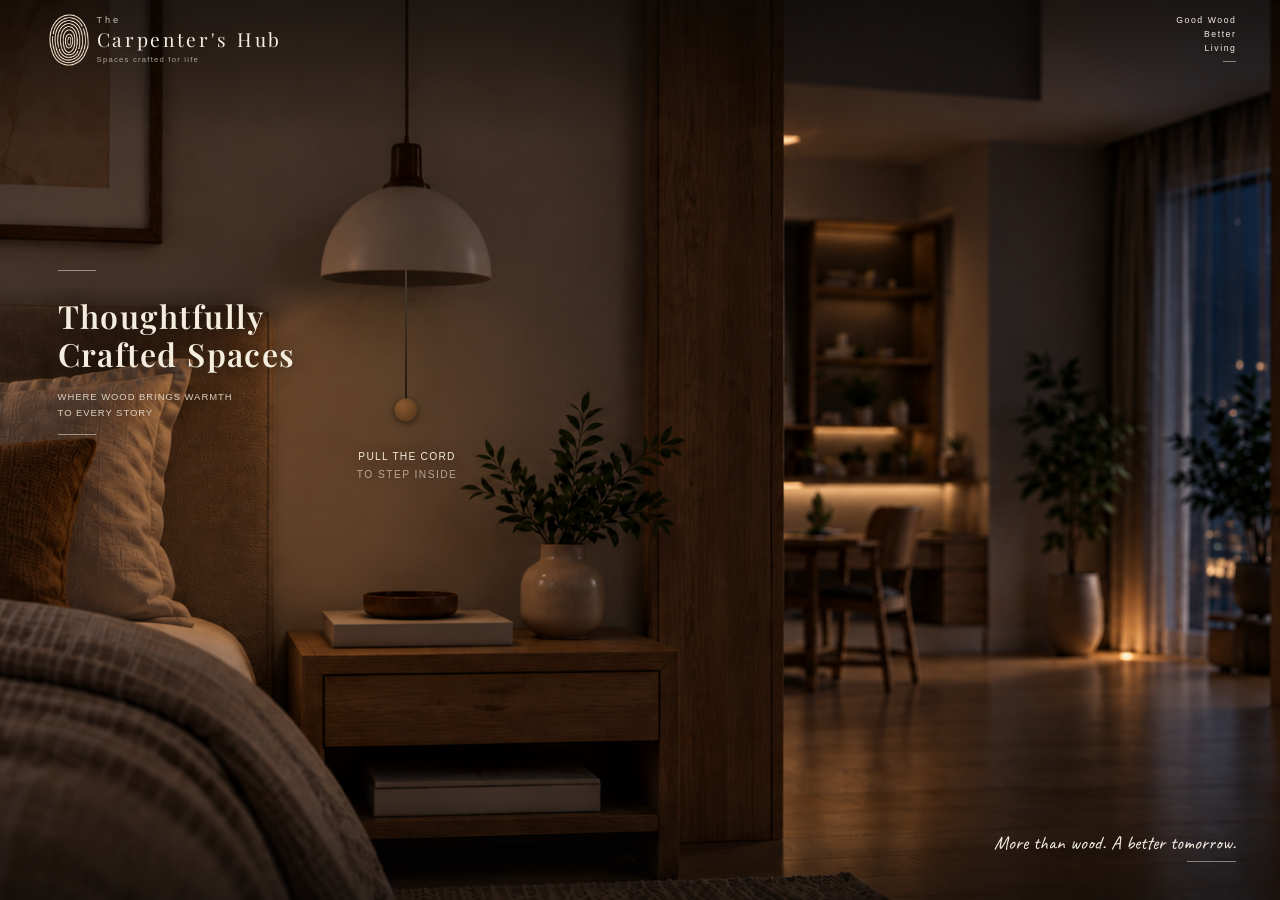
<file: index.html>
<!DOCTYPE html>
<html lang="en">
<head>
<meta charset="UTF-8">
<meta name="viewport" content="width=device-width, initial-scale=1.0">
<title>The Carpenter's Hub — Sign In</title>
<link rel="preconnect" href="https://fonts.googleapis.com">
<link rel="preconnect" href="https://fonts.gstatic.com" crossorigin>
<link href="https://fonts.googleapis.com/css2?family=Caveat:wght@500;600&family=Playfair+Display:ital,wght@0,400;0,500;0,600;0,700;1,500&display=swap" rel="stylesheet">
<link rel="stylesheet" href="header.css">
<link rel="stylesheet" href="style.css">
</head>
<body>

  <div class="scene preload" id="scene">

    <div class="frame">

      <img class="bg bg-off" src="ref/scene-off.png" alt="A carpenter-styled bedroom with a pendant lamp, cord hanging, light off" draggable="false">
      <img class="bg bg-on" src="ref/scene-on.png" alt="The pendant lamp lit warmly, beside a nightstand" draggable="false">

      <!-- persistent site chrome -->
      <header class="topbar">
        <div class="logo">
          <img class="logo-icon" src="ref/logo-icon.png" alt="" aria-hidden="true" draggable="false">
          <div class="logo-text">
            <span class="logo-the">The</span>
            <span class="logo-name">Carpenter's Hub</span>
            <span class="logo-tag">Spaces crafted for life</span>
          </div>
        </div>

        <div class="brand-tag">
          <span>Good Wood</span>
          <span>Better</span>
          <span>Living</span>
          <i class="rule"></i>
        </div>
      </header>

      <footer class="bottombar">
        <div class="signature">
          <span>More than wood.</span>
          <span>A better tomorrow.</span>
          <i class="rule"></i>
        </div>
      </footer>

      <!-- off-state hero -->
      <section class="hero">
        <i class="rule rule-top"></i>
        <h1>Thoughtfully<br>Crafted Spaces</h1>
        <p class="hero-sub">Where wood brings warmth<br>to every story</p>
        <i class="rule"></i>
      </section>

      <!-- draggable pull-cord: cord stretches while dragging, snaps back on release -->
      <div class="cord-visual" id="cordVisual"></div>
      <button id="ball" class="ball" aria-label="Pull the cord to sign in or turn off the light"></button>

      <div class="hint" id="hint">
        <span class="hint-main">Pull the cord</span><br>
        <span class="hint-sub">to step inside</span>
      </div>

      <!-- on-state login / signup card -->
      <div class="card" id="card">
        <span class="card-label" id="cardLabel">Welcome Back</span>
        <h2>Let's Build<br>Brighter Spaces</h2>
        <p class="card-sub" id="cardSub">Sign in to your workspace</p>

        <form class="login" id="login">
          <label class="input-row">
            <svg class="field-icon" viewBox="0 0 24 24" fill="none" stroke="currentColor" stroke-width="2" aria-hidden="true">
              <circle cx="12" cy="8" r="4"/>
              <path d="M4 20c0-4.4 3.6-7 8-7s8 2.6 8 7"/>
            </svg>
            <input id="username" type="text" placeholder="Username" autocomplete="username">
          </label>

          <label class="input-row">
            <svg class="field-icon" viewBox="0 0 24 24" fill="none" stroke="currentColor" stroke-width="2" aria-hidden="true">
              <rect x="5" y="11" width="14" height="9" rx="1.5"/>
              <path d="M8 11V8a4 4 0 0 1 8 0v3"/>
            </svg>
            <input id="password" type="password" placeholder="Password" autocomplete="current-password">
          </label>

          <div class="row-between">
            <label class="remember">
              <input type="checkbox" id="remember">
              <span class="tick"></span>
              <span>Remember me</span>
            </label>
            <a href="#" class="forgot">Forgot password?</a>
          </div>

          <button type="submit" class="login-btn">Sign In</button>

          <p class="switch-form">New here? <a href="#" id="showSignup">Create an account</a></p>
        </form>

        <form class="login signup" id="signup" hidden>
          <label class="input-row">
            <svg class="field-icon" viewBox="0 0 24 24" fill="none" stroke="currentColor" stroke-width="2" aria-hidden="true">
              <circle cx="12" cy="8" r="4"/>
              <path d="M4 20c0-4.4 3.6-7 8-7s8 2.6 8 7"/>
            </svg>
            <input id="signupName" type="text" placeholder="Full name" autocomplete="name">
          </label>

          <label class="input-row">
            <svg class="field-icon" viewBox="0 0 24 24" fill="none" stroke="currentColor" stroke-width="2" aria-hidden="true">
              <path d="M4 6h16v12H4z"/>
              <path d="M4 7l8 6 8-6"/>
            </svg>
            <input id="signupEmail" type="email" placeholder="Email" autocomplete="email">
          </label>

          <label class="input-row">
            <svg class="field-icon" viewBox="0 0 24 24" fill="none" stroke="currentColor" stroke-width="2" aria-hidden="true">
              <rect x="5" y="11" width="14" height="9" rx="1.5"/>
              <path d="M8 11V8a4 4 0 0 1 8 0v3"/>
            </svg>
            <input id="signupPassword" type="password" placeholder="Password" autocomplete="new-password">
          </label>

          <button type="submit" class="login-btn">Sign Up</button>

          <p class="switch-form">Already have an account? <a href="#" id="showLogin">Sign In</a></p>
        </form>

        <div class="card-footer">Design &bull; Craft &bull; Create &bull; Together</div>
      </div>

    </div>
  </div>

<script src="script.js"></script>
</body>
</html>
</file>
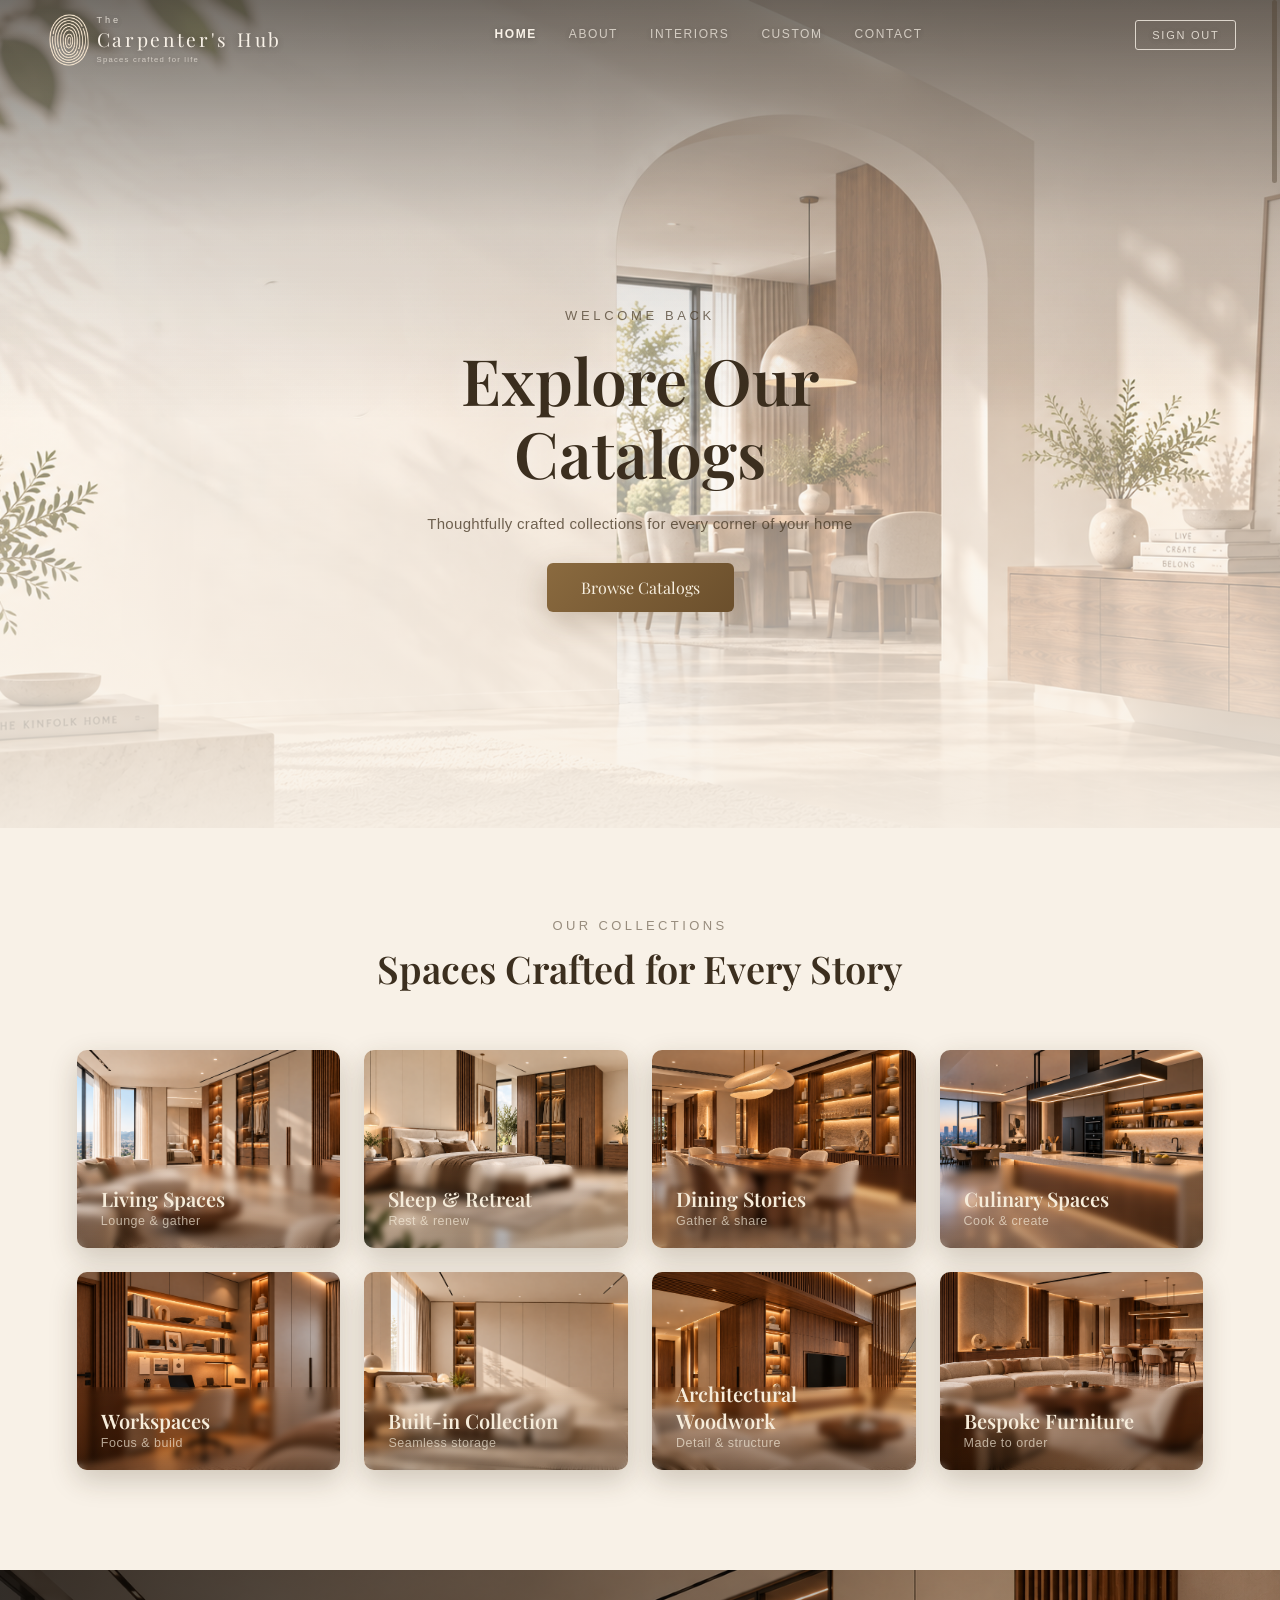
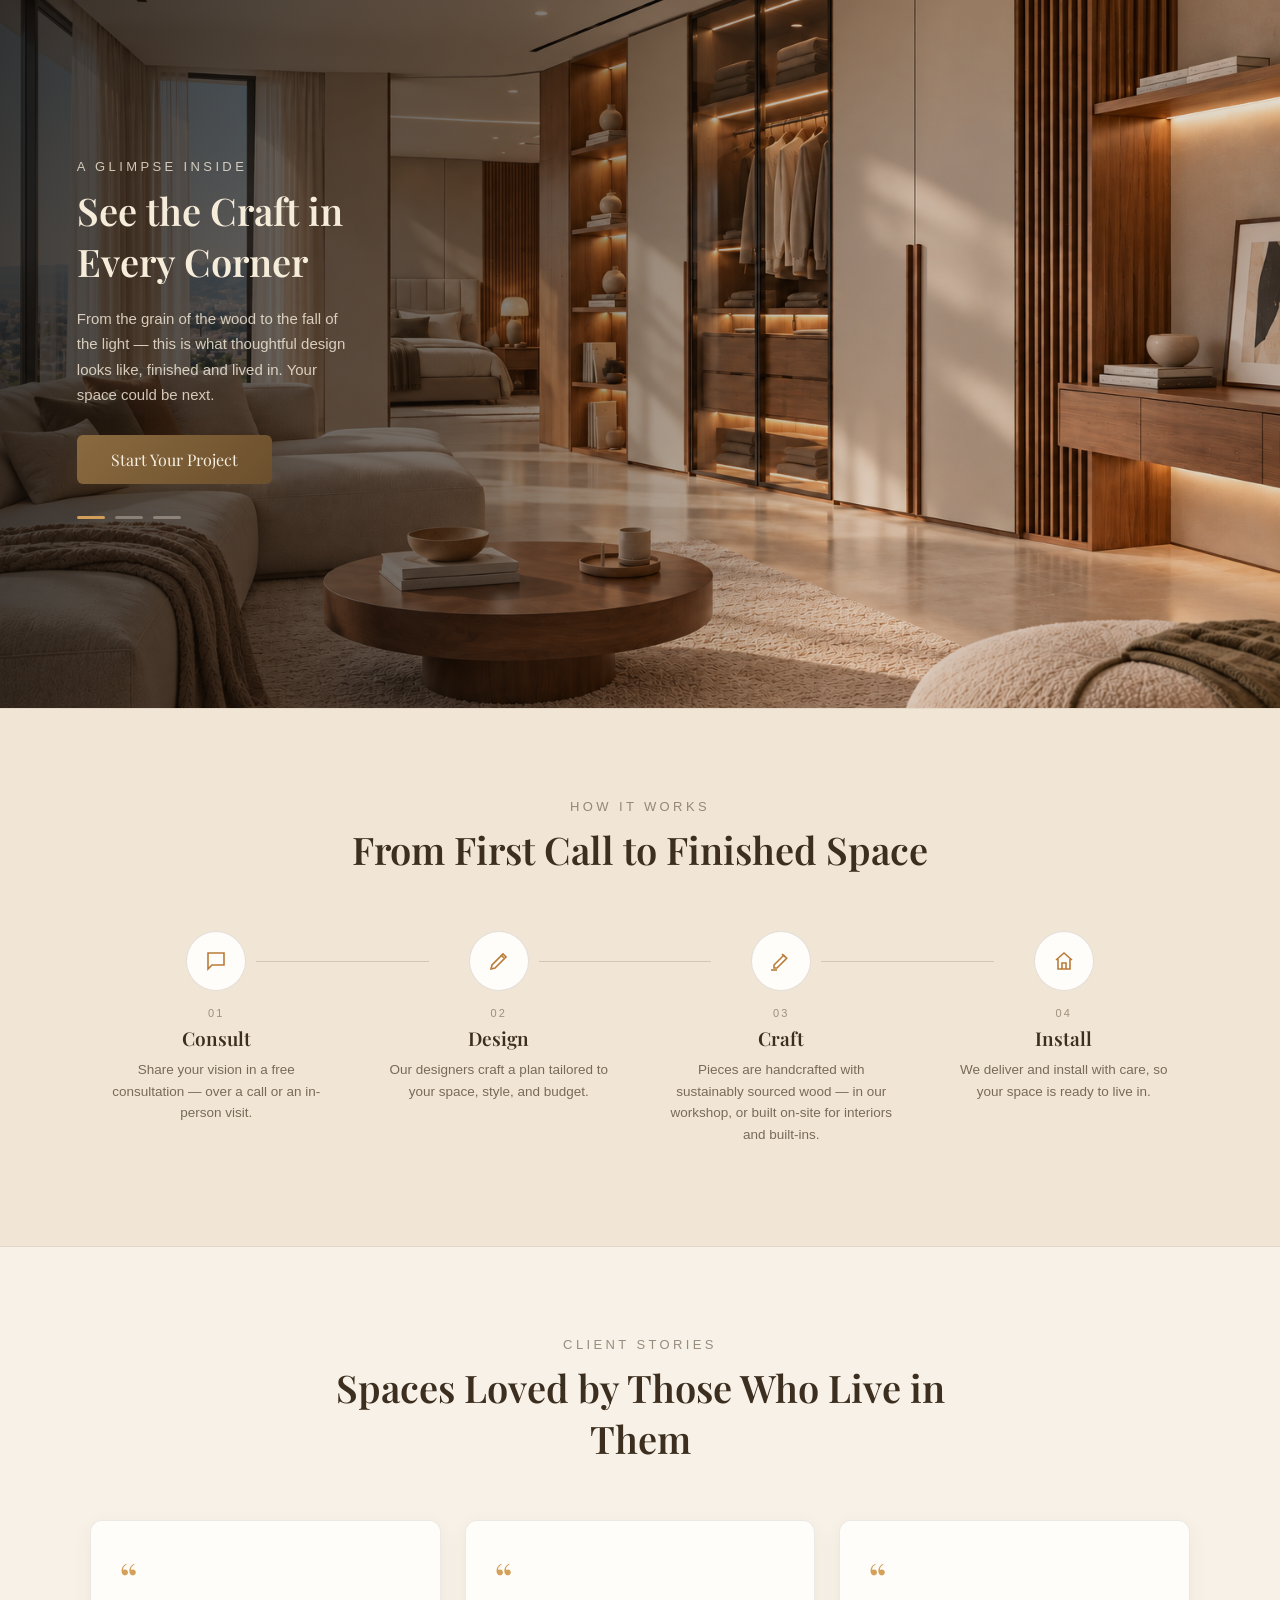
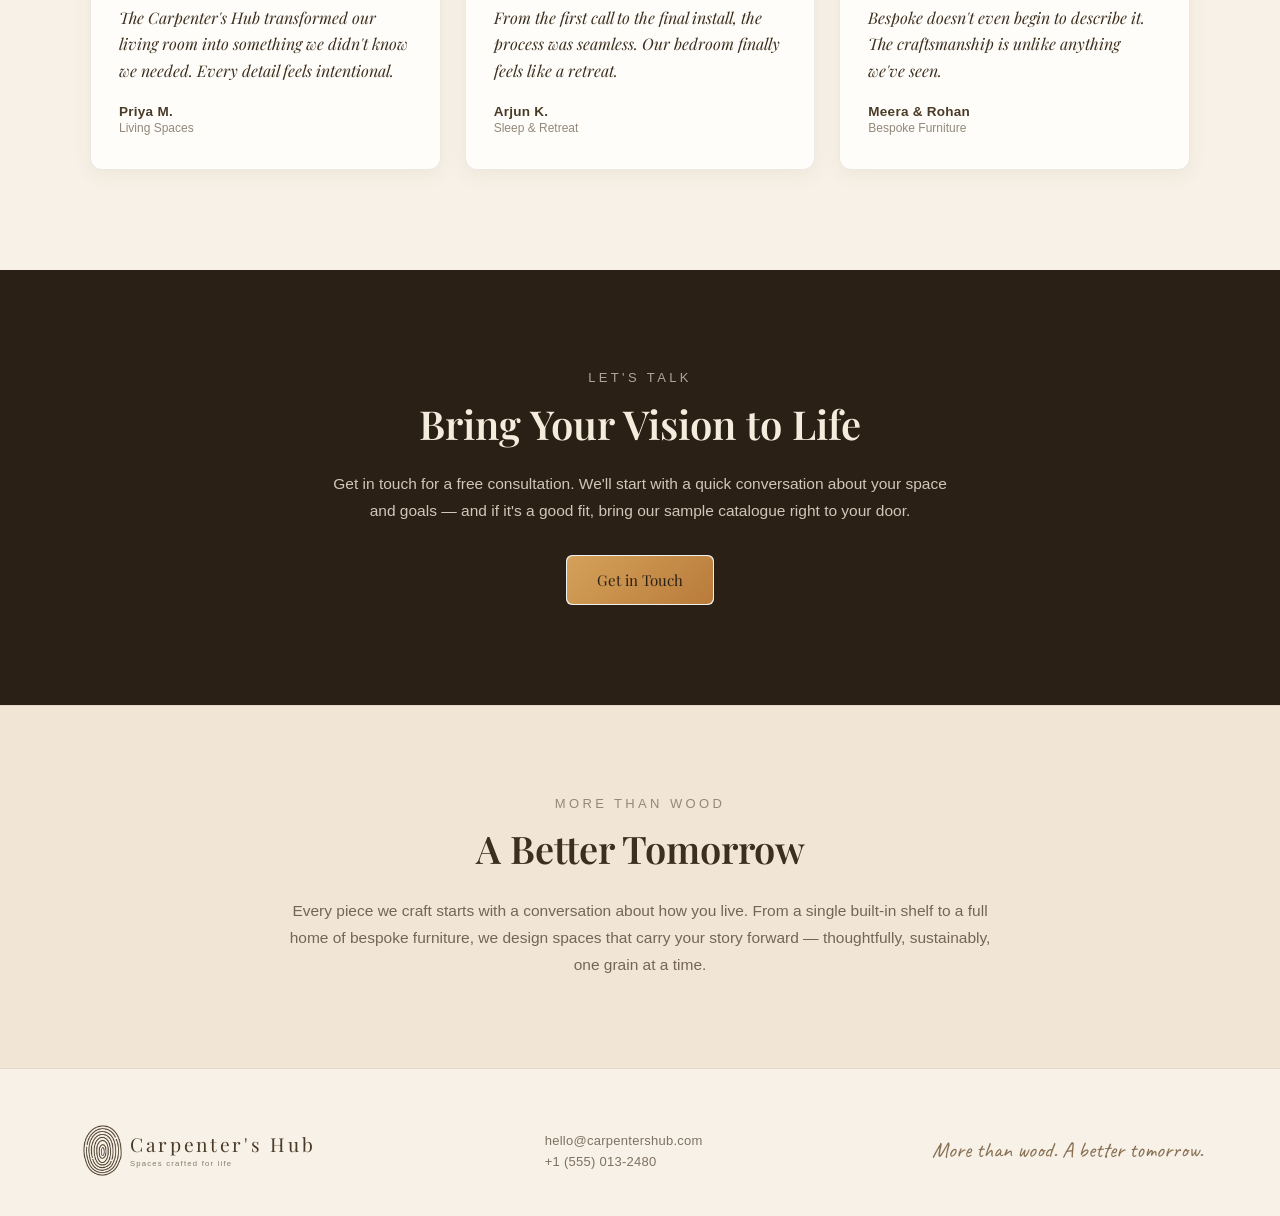
<file: home.html>
<!DOCTYPE html>
<html lang="en">
<head>
<meta charset="UTF-8">
<meta name="viewport" content="width=device-width, initial-scale=1.0">
<title>The Carpenter's Hub — Catalogs</title>
<link rel="preconnect" href="https://fonts.googleapis.com">
<link rel="preconnect" href="https://fonts.gstatic.com" crossorigin>
<link href="https://fonts.googleapis.com/css2?family=Caveat:wght@500;600&family=Playfair+Display:ital,wght@0,400;0,500;0,600;0,700;1,500&display=swap" rel="stylesheet">
<link rel="stylesheet" href="header.css">
<link rel="stylesheet" href="home.css">
</head>
<body>

  <header class="site-header">
    <div class="logo">
      <img class="logo-icon" src="ref/logo-icon.png" alt="" aria-hidden="true" draggable="false">
      <div class="logo-text">
        <span class="logo-the">The</span>
        <span class="logo-name">Carpenter's Hub</span>
        <span class="logo-tag">Spaces crafted for life</span>
      </div>
    </div>

    <nav class="nav" id="siteNav">
      <a href="#home" class="nav-link">Home</a>
      <a href="#about" class="nav-link">About</a>
      <a href="#catalogs" class="nav-link">Interiors</a>
      <a href="#consult" class="nav-link">Custom</a>
      <a href="#contact" class="nav-link">Contact</a>
    </nav>

    <a href="index.html" class="signout-link">Sign Out</a>

    <button type="button" class="nav-toggle" id="navToggle" aria-label="Toggle menu" aria-expanded="false">
      <span></span><span></span><span></span>
    </button>
  </header>

  <section class="hero" id="home">
    <img class="hero-bg" src="ref/home-hero.png" alt="" draggable="false">
    <div class="hero-scrim"></div>
    <div class="hero-content">
      <span class="hero-label">Welcome Back</span>
      <h1>Explore Our<br>Catalogs</h1>
      <p>Thoughtfully crafted collections for every corner of your home</p>
      <a href="#catalogs" class="hero-cta">Browse Catalogs</a>
    </div>
  </section>

  <section class="catalogs" id="catalogs">
    <div class="section-head">
      <span class="section-label">Our Collections</span>
      <h2>Spaces Crafted for Every Story</h2>
    </div>

    <div class="catalog-grid">

      <a href="#" class="catalog-card catalog-card--photo">
        <img class="catalog-photo" src="ref/cat-living.png" alt="Living Spaces" draggable="false">
        <div class="catalog-overlay">
          <span class="catalog-name">Living Spaces</span>
          <span class="catalog-sub">Lounge &amp; gather</span>
        </div>
      </a>

      <a href="#" class="catalog-card catalog-card--photo">
        <img class="catalog-photo" src="ref/cat-sleep.png" alt="Sleep &amp; Retreat" draggable="false">
        <div class="catalog-overlay">
          <span class="catalog-name">Sleep &amp; Retreat</span>
          <span class="catalog-sub">Rest &amp; renew</span>
        </div>
      </a>

      <a href="#" class="catalog-card catalog-card--photo">
        <img class="catalog-photo" src="ref/cat-dining.png" alt="Dining Stories" draggable="false">
        <div class="catalog-overlay">
          <span class="catalog-name">Dining Stories</span>
          <span class="catalog-sub">Gather &amp; share</span>
        </div>
      </a>

      <a href="#" class="catalog-card catalog-card--photo">
        <img class="catalog-photo" src="ref/cat-culinary.png" alt="Culinary Spaces" draggable="false">
        <div class="catalog-overlay">
          <span class="catalog-name">Culinary Spaces</span>
          <span class="catalog-sub">Cook &amp; create</span>
        </div>
      </a>

      <a href="#" class="catalog-card catalog-card--photo">
        <img class="catalog-photo" src="ref/cat-workspace.png" alt="Workspaces" draggable="false">
        <div class="catalog-overlay">
          <span class="catalog-name">Workspaces</span>
          <span class="catalog-sub">Focus &amp; build</span>
        </div>
      </a>

      <a href="#" class="catalog-card catalog-card--photo">
        <img class="catalog-photo" src="ref/cat-builtin.png" alt="Built-in Collection" draggable="false">
        <div class="catalog-overlay">
          <span class="catalog-name">Built-in Collection</span>
          <span class="catalog-sub">Seamless storage</span>
        </div>
      </a>

      <a href="#" class="catalog-card catalog-card--photo">
        <img class="catalog-photo" src="ref/cat-architectural.png" alt="Architectural Woodwork" draggable="false">
        <div class="catalog-overlay">
          <span class="catalog-name">Architectural Woodwork</span>
          <span class="catalog-sub">Detail &amp; structure</span>
        </div>
      </a>

      <a href="#" class="catalog-card catalog-card--photo">
        <img class="catalog-photo" src="ref/cat-bespoke.png" alt="Bespoke Furniture" draggable="false">
        <div class="catalog-overlay">
          <span class="catalog-name">Bespoke Furniture</span>
          <span class="catalog-sub">Made to order</span>
        </div>
      </a>

    </div>
  </section>

  <section class="showcase" id="showcase">
    <div class="showcase-slides">
      <div class="showcase-slide is-active" style="background-image: url('ref/cat-living.png')"></div>
      <div class="showcase-slide" style="background-image: url('ref/cat-sleep.png')"></div>
      <div class="showcase-slide" style="background-image: url('ref/cat-culinary.png')"></div>
    </div>
    <div class="showcase-scrim"></div>

    <div class="showcase-content">
      <span class="section-label">A Glimpse Inside</span>
      <h2>See the Craft in Every Corner</h2>
      <p>From the grain of the wood to the fall of the light — this is what thoughtful design looks like, finished and lived in. Your space could be next.</p>
      <a href="#consult" class="hero-cta">Start Your Project</a>

      <div class="showcase-dots">
        <button type="button" class="showcase-dot is-active" data-index="0" aria-label="Living Spaces"></button>
        <button type="button" class="showcase-dot" data-index="1" aria-label="Sleep &amp; Retreat"></button>
        <button type="button" class="showcase-dot" data-index="2" aria-label="Culinary Spaces"></button>
      </div>
    </div>
  </section>

  <section class="process">
    <div class="section-head">
      <span class="section-label">How It Works</span>
      <h2>From First Call to Finished Space</h2>
    </div>

    <div class="process-grid">
      <div class="process-step">
        <span class="process-icon">
          <svg viewBox="0 0 24 24" fill="none" stroke="currentColor" stroke-width="1.6" aria-hidden="true">
            <path d="M4 4h16v12H8l-4 4z"/>
          </svg>
        </span>
        <span class="process-num">01</span>
        <h3>Consult</h3>
        <p>Share your vision in a free consultation — over a call or an in-person visit.</p>
      </div>

      <div class="process-step">
        <span class="process-icon">
          <svg viewBox="0 0 24 24" fill="none" stroke="currentColor" stroke-width="1.6" aria-hidden="true">
            <path d="M4 20l4-1 11-11-3-3L5 16l-1 4z"/>
            <path d="M14 6l3 3"/>
          </svg>
        </span>
        <span class="process-num">02</span>
        <h3>Design</h3>
        <p>Our designers craft a plan tailored to your space, style, and budget.</p>
      </div>

      <div class="process-step">
        <span class="process-icon">
          <svg viewBox="0 0 24 24" fill="none" stroke="currentColor" stroke-width="1.6" aria-hidden="true">
            <path d="M14.7 6.3l3 3L8 19H5v-3z"/>
            <path d="M13 5l3 3"/>
            <path d="M2 21h6"/>
          </svg>
        </span>
        <span class="process-num">03</span>
        <h3>Craft</h3>
        <p>Pieces are handcrafted with sustainably sourced wood — in our workshop, or built on-site for interiors and built-ins.</p>
      </div>

      <div class="process-step">
        <span class="process-icon">
          <svg viewBox="0 0 24 24" fill="none" stroke="currentColor" stroke-width="1.6" aria-hidden="true">
            <path d="M4 11l8-7 8 7"/>
            <path d="M6 10v10h12V10"/>
            <path d="M10 20v-6h4v6"/>
          </svg>
        </span>
        <span class="process-num">04</span>
        <h3>Install</h3>
        <p>We deliver and install with care, so your space is ready to live in.</p>
      </div>
    </div>
  </section>

  <section class="testimonials">
    <div class="section-head">
      <span class="section-label">Client Stories</span>
      <h2>Spaces Loved by Those Who Live in Them</h2>
    </div>

    <div class="testimonial-grid">
      <blockquote class="testimonial-card">
        <span class="quote-mark">&ldquo;</span>
        <p>The Carpenter's Hub transformed our living room into something we didn't know we needed. Every detail feels intentional.</p>
        <footer>
          <span class="testimonial-name">Priya M.</span>
          <span class="testimonial-project">Living Spaces</span>
        </footer>
      </blockquote>

      <blockquote class="testimonial-card">
        <span class="quote-mark">&ldquo;</span>
        <p>From the first call to the final install, the process was seamless. Our bedroom finally feels like a retreat.</p>
        <footer>
          <span class="testimonial-name">Arjun K.</span>
          <span class="testimonial-project">Sleep &amp; Retreat</span>
        </footer>
      </blockquote>

      <blockquote class="testimonial-card">
        <span class="quote-mark">&ldquo;</span>
        <p>Bespoke doesn't even begin to describe it. The craftsmanship is unlike anything we've seen.</p>
        <footer>
          <span class="testimonial-name">Meera &amp; Rohan</span>
          <span class="testimonial-project">Bespoke Furniture</span>
        </footer>
      </blockquote>
    </div>
  </section>

  <section class="consult" id="consult">
    <div class="consult-inner">
      <span class="section-label">Let's Talk</span>
      <h2>Bring Your Vision to Life</h2>
      <p>Get in touch for a free consultation. We'll start with a quick conversation about your space and goals — and if it's a good fit, bring our sample catalogue right to your door.</p>
      <div class="consult-actions">
        <button type="button" class="consult-btn consult-btn--primary" id="consultOpenBtn">Get in Touch</button>
      </div>
    </div>
  </section>

  <section class="about" id="about">
    <div class="about-inner">
      <span class="section-label">More Than Wood</span>
      <h2>A Better Tomorrow</h2>
      <p>Every piece we craft starts with a conversation about how you live. From a single built-in shelf to a full home of bespoke furniture, we design spaces that carry your story forward — thoughtfully, sustainably, one grain at a time.</p>
    </div>
  </section>

  <footer class="site-footer" id="contact">
    <div class="footer-inner">
      <div class="footer-brand">
        <img class="logo-icon" src="ref/logo-icon-dark.png" alt="" aria-hidden="true" draggable="false">
        <div class="logo-text">
          <span class="logo-name">Carpenter's Hub</span>
          <span class="logo-tag">Spaces crafted for life</span>
        </div>
      </div>
      <div class="footer-contact">
        <span>hello@carpentershub.com</span>
        <span>+1 (555) 013-2480</span>
      </div>
      <div class="signature">
        <span>More than wood.</span>
        <span>A better tomorrow.</span>
      </div>
    </div>
  </footer>

  <div class="scroll-indicator" id="scrollIndicator"></div>

  <dialog class="consult-modal" id="consultModal">
    <button type="button" class="modal-close" id="modalClose" aria-label="Close">&times;</button>

    <form class="consult-form" id="consultForm">
      <span class="section-label">Let's Talk</span>
      <h3>Request Your Consultation</h3>

      <label class="field-label">
        Full name
        <input type="text" name="name" required placeholder="Your name">
      </label>
      <label class="field-label">
        Email
        <input type="email" name="email" required placeholder="you@example.com">
      </label>
      <label class="field-label">
        Phone
        <div class="phone-row">
          <select name="countryCode" class="country-code">
            <option value="+91" selected>+91</option>
            <option value="+1">+1</option>
            <option value="+44">+44</option>
            <option value="+61">+61</option>
            <option value="+971">+971</option>
            <option value="+65">+65</option>
            <option value="+81">+81</option>
            <option value="+49">+49</option>
          </select>
          <input type="tel" name="phone" placeholder="98765 43210">
        </div>
      </label>
      <label class="field-label">
        Preferred date to connect
        <input type="date" name="date">
      </label>
      <label class="field-label">
        Tell us about your project
        <textarea name="message" rows="3" placeholder="A little about your space and goals"></textarea>
      </label>

      <button type="submit" class="modal-btn consult-submit">Request Consultation</button>
    </form>

    <div class="consult-success" id="consultSuccess" hidden>
      <span class="consult-success-icon">&#10003;</span>
      <h3>Thank You!</h3>
      <p>Your request has been received. Our design team will reach out within 24 hours to chat about your project — and arrange a home visit with our sample catalogue if it's a good fit.</p>
      <button type="button" class="modal-btn" id="consultDone">Done</button>
    </div>
  </dialog>

<script src="home.js"></script>
</body>
</html>
</file>
<file: header.css>
/* Shared header/logo geometry — used by every page (login, home, and any
   future page) so the icon and wordmark sit in the exact same position
   and size everywhere, regardless of that page's own layout system.
   Uses vw/vh (not cqw or px) so it lines up pixel-for-pixel across pages. */

:root {
  --header-pad-x: 3.4vw;
  --header-pad-top: 1.6vh;
}

.logo {
  display: flex;
  align-items: center;
  gap: 0;
  flex: none;
}

.logo-icon {
  width: 4vw;
  height: 4vw;
  margin-right: .15vw;
  object-fit: contain;
  opacity: .95;
  flex: none;
}

.logo-text {
  display: flex;
  flex-direction: column;
  line-height: 1.3;
}

.logo-the {
  font-size: .72vw;
  letter-spacing: .3em;
  opacity: .8;
}

.logo-name {
  font-family: 'Playfair Display', serif;
  font-weight: 400;
  font-size: 1.5vw;
  letter-spacing: .14em;
  white-space: nowrap;
}

.logo-tag {
  font-size: .6vw;
  letter-spacing: .16em;
  opacity: .65;
  margin-top: .3em;
}
</file>
<file: style.css>
* {
  box-sizing: border-box;
}

img {
  -webkit-user-drag: none;
  user-drag: none;
  -webkit-touch-callout: none;
}

html, body {
  margin: 0;
  height: 100%;
  background: #0a0908;
  font-family: 'Segoe UI', Arial, sans-serif;
}

.scene {
  position: relative;
  height: 100vh;
  height: 100dvh;
  width: 100vw;
  display: flex;
  align-items: center;
  justify-content: center;
  overflow: hidden;
  -webkit-user-select: none;
  user-select: none;
}

/* while .preload is present (right up to first paint), every animatable
   element snaps straight to its resting state with no transition — this
   is what stops a stale light-on state (restored by the browser's
   back/forward cache) from visibly animating back to off on load/refresh */
.preload .bg,
.preload .card,
.preload .hero,
.preload .hint,
.preload .cord-visual,
.preload .ball {
  transition: none !important;
}

.frame {
  position: relative;
  width: 100%;
  height: 100%;
  overflow: hidden;
  container-type: inline-size;
  z-index: 1;
}

.rule {
  display: block;
  height: 1px;
  background: currentColor;
  opacity: .5;
  border: 0;
}

/* ---------- Background photos ---------- */

.bg {
  position: absolute;
  inset: 0;
  width: 100%;
  height: 100%;
  object-fit: cover;
  object-position: 32% center;
  display: block;
  transition: opacity 1s ease;
  z-index: 0;
}

.bg-off { opacity: 1; }
.bg-on { opacity: 0; }
.scene.light-on .bg-off { opacity: 0; }
.scene.light-on .bg-on { opacity: 1; }

/* ---------- Top / bottom frosted chrome ---------- */
/* blurs whatever text is baked into the photo underneath; real text sits on top, crisp */

.topbar, .bottombar {
  position: absolute;
  left: 0;
  right: 0;
  display: flex;
  align-items: center;
  justify-content: space-between;
  color: #f3ece0;
  z-index: 3;
  padding: 0 var(--header-pad-x);
}

.topbar {
  top: 0;
  height: 15.5%;
  padding-top: var(--header-pad-top);
  align-items: flex-start;
  background: linear-gradient(rgba(6,5,4,.55), rgba(6,5,4,0));
}

.bottombar {
  bottom: 0;
  height: 14%;
  align-items: flex-end;
  justify-content: flex-end;
  padding-bottom: 3%;
  background: linear-gradient(rgba(6,5,4,0), rgba(6,5,4,.5));
}

/* top-right brand tag */

.brand-tag {
  display: flex;
  flex-direction: column;
  align-items: flex-end;
  flex: none;
  font-size: .68cqw;
  letter-spacing: .18em;
  line-height: 1.6;
  white-space: nowrap;
}

.brand-tag .rule {
  width: 1.6em;
  margin: .5em 0 0 auto;
}

/* bottom: signature */

.signature {
  text-align: right;
  font-family: 'Caveat', cursive;
  font-size: 1.5cqw;
  line-height: 1.2;
}

.signature .rule {
  width: 2.6em;
  margin: .3em 0 0 auto;
}

/* ---------- Hero (off state) ---------- */

.hero {
  position: absolute;
  left: 4.5%;
  top: 30%;
  width: 20%;
  color: #f4ecdc;
  text-shadow: 0 2px 18px rgba(0,0,0,.55);
  z-index: 2;
  opacity: 1;
  transition: opacity .6s ease;
}

.scene.light-on .hero {
  opacity: 0;
  pointer-events: none;
}

.rule-top {
  width: 2.4em;
  margin-bottom: 1.4em;
}

.hero h1 {
  font-family: 'Playfair Display', serif;
  font-weight: 600;
  font-size: 2.5cqw;
  line-height: 1.2;
  letter-spacing: .045em;
  margin: 0 0 .5em;
}

.hero-sub {
  font-size: .74cqw;
  letter-spacing: .1em;
  text-transform: uppercase;
  line-height: 1.6;
  opacity: .85;
  margin: 0 0 1.5em;
}

.hero .rule {
  width: 2.4em;
  margin-bottom: 1.6em;
}

.hint {
  position: absolute;
  left: 31.8%;
  top: 49.5%;
  transform: translateX(-50%);
  text-align: center;
  color: #f4ecdc;
  text-shadow: 0 2px 14px rgba(0,0,0,.6);
  z-index: 2;
  opacity: 1;
  transition: opacity .6s ease;
  white-space: nowrap;
}

.scene.light-on .hint {
  opacity: 0;
  pointer-events: none;
}

.hint-main {
  font-size: .8cqw;
  letter-spacing: .12em;
  text-transform: uppercase;
}

.hint-sub {
  font-size: .8cqw;
  letter-spacing: .14em;
  text-transform: uppercase;
  opacity: .6;
}

/* ---------- Pull-cord: draggable cord + ball, stretches and springs back ---------- */

.cord-visual {
  position: absolute;
  left: 31.8%;
  top: 29.9%;
  width: 2px;
  height: 15.6%;
  background: linear-gradient(#4a3d2e, #1c150d);
  transform: translateX(-50%);
  transition: height .5s cubic-bezier(.34,1.56,.64,1), background .6s ease;
  z-index: 5;
  pointer-events: none;
}

.cord-visual.dragging {
  transition: background .6s ease;
}

.scene.light-on .cord-visual {
  background: linear-gradient(#a3855c, #6b5238);
}

.ball {
  position: absolute;
  left: 31.8%;
  top: 45.5%;
  width: 1.8%;
  aspect-ratio: 1;
  max-width: 26px;
  min-width: 15px;
  transform: translate(-50%, -50%);
  border: 0;
  border-radius: 50%;
  padding: 0;
  background: radial-gradient(circle at 35% 30%, #8a5a30, #4a2f16);
  box-shadow: 0 2px 6px rgba(0,0,0,.55);
  cursor: grab;
  touch-action: none;
  transition: top .5s cubic-bezier(.34,1.56,.64,1), box-shadow .3s ease, background .6s ease;
  z-index: 6;
}

.ball.dragging {
  transition: background .6s ease;
}

.scene.light-on .ball {
  background: radial-gradient(circle at 35% 30%, #d4903f, #8a5a2c);
  box-shadow: 0 2px 6px rgba(0,0,0,.5), 0 0 14px rgba(255, 200, 120, .35);
}

.ball:hover,
.ball:focus-visible {
  box-shadow: 0 0 0 9px rgba(255, 235, 190, .16), 0 2px 6px rgba(0,0,0,.55);
  outline: none;
}

.ball:active {
  cursor: grabbing;
}

/* ---------- Login card (on state) ---------- */

.card {
  position: absolute;
  left: 57%;
  top: 50%;
  width: 29%;
  max-height: 88%;
  min-height: 63%;
  height: auto;
  overflow-y: auto;
  display: flex;
  flex-direction: column;
  padding: 3.4% 3%;
  color: #3c2f1f;
  background: rgba(250, 244, 231, .8);
  backdrop-filter: blur(26px);
  -webkit-backdrop-filter: blur(26px);
  border-radius: 1.3cqw;
  box-shadow: 0 1.6cqw 3.4cqw rgba(0,0,0,.35);
  opacity: 0;
  transform: translateY(calc(-50% + 1.5%));
  pointer-events: none;
  transition: opacity .6s ease, transform .6s ease;
  z-index: 4;
}

.scene.light-on .card {
  opacity: 1;
  transform: translateY(-50%);
  pointer-events: auto;
}

.card-label {
  font-size: .78cqw;
  letter-spacing: .22em;
  text-transform: uppercase;
  opacity: .7;
}

.card h2 {
  font-family: 'Playfair Display', serif;
  font-weight: 600;
  font-size: 3cqw;
  line-height: 1.14;
  margin: .3em 0 .3em;
}

.card-sub {
  font-size: .78cqw;
  letter-spacing: .16em;
  text-transform: uppercase;
  opacity: .65;
  margin: 0 0 1.5em;
}

.input-row {
  display: flex;
  align-items: center;
  gap: .8em;
  background: rgba(255,255,255,.45);
  border: 1px solid rgba(80,60,40,.15);
  border-radius: .6cqw;
  padding: .85em 1.1em;
  margin-bottom: .8em;
}

.field-icon {
  width: 1.05cqw;
  height: 1.05cqw;
  opacity: .55;
  flex: none;
}

.input-row input {
  border: 0;
  background: transparent;
  outline: none;
  font-size: 1cqw;
  color: #3c2f1f;
  width: 100%;
  font-family: inherit;
}

.input-row input::placeholder {
  color: #8c7a63;
  opacity: .8;
}

.row-between {
  display: flex;
  align-items: center;
  justify-content: space-between;
  font-size: .76cqw;
  margin: .2em 0 1.3em;
}

.remember {
  display: flex;
  align-items: center;
  gap: .5em;
  cursor: pointer;
}

.remember input {
  position: absolute;
  opacity: 0;
  width: 1px;
  height: 1px;
}

.tick {
  width: 1cqw;
  height: 1cqw;
  border: 1px solid rgba(80,60,40,.45);
  border-radius: 2px;
  position: relative;
  flex: none;
}

.remember input:checked + .tick {
  background: #5b4a34;
  border-color: #5b4a34;
}

.remember input:checked + .tick::after {
  content: "";
  position: absolute;
  left: 26%;
  top: 4%;
  width: 32%;
  height: 58%;
  border: solid #f7efe0;
  border-width: 0 2px 2px 0;
  transform: rotate(40deg);
}

.forgot {
  color: inherit;
  opacity: .75;
  text-decoration: underline;
}

.forgot:hover {
  opacity: 1;
}

.login-btn {
  position: relative;
  isolation: isolate;
  width: 100%;
  margin-top: .2em;
  color: #f7efe0;
  border: 0;
  border-radius: .6cqw;
  padding: 1em;
  font-size: 1.05cqw;
  font-family: 'Playfair Display', serif;
  letter-spacing: .02em;
  cursor: pointer;
  display: flex;
  align-items: center;
  justify-content: center;
  gap: .5em;
  transition: transform .5s cubic-bezier(.22,1,.36,1), box-shadow .5s cubic-bezier(.22,1,.36,1);
}

/* the rotating ring (behind everything) and a solid fill just above it
   that covers all but a thin 2px margin — so only that margin ever
   shows the ring, with no mask-composite quirks to worry about */
.login-btn::before {
  content: "";
  position: absolute;
  inset: -2px;
  z-index: -2;
  border-radius: inherit;
  background: conic-gradient(from 0deg, transparent 0%, transparent 78%, #f7dfa8 90%, #fff6e0 94%, #f7dfa8 98%, transparent 100%);
  opacity: 0;
  transition: opacity .35s ease;
  animation: trace-ring 2.4s linear infinite;
  pointer-events: none;
}

.login-btn::after {
  content: "";
  position: absolute;
  inset: 0;
  z-index: -1;
  border-radius: inherit;
  background: linear-gradient(135deg, #8a6a3f, #6b4f2c);
  pointer-events: none;
}

.login-btn:hover {
  transform: translateY(-2px);
  box-shadow:
    0 0 1.6cqw rgba(212,161,90,.5),
    0 .5cqw 1.4cqw rgba(90,65,30,.28);
}

.login-btn:hover::before {
  opacity: 1;
}

@keyframes trace-ring {
  to { transform: rotate(360deg); }
}

.login-btn:active {
  transform: translateY(0);
  transition: transform .15s ease;
}

.arrow {
  font-family: Arial, sans-serif;
}

.switch-form {
  margin: 1em 0 0;
  text-align: center;
  font-size: .76cqw;
  opacity: .8;
}

.switch-form a {
  color: inherit;
  font-weight: 600;
  text-decoration: underline;
}

.switch-form a:hover {
  opacity: .8;
}

.card-footer {
  margin-top: auto;
  padding-top: 1.1em;
  text-align: center;
  font-size: .66cqw;
  letter-spacing: .22em;
  text-transform: uppercase;
  opacity: .55;
  border-top: 1px solid rgba(80,60,40,.15);
}

/* ---------- Mobile ---------- */
/* the wide-photo layout's percentage positions stop making sense on a
   narrow/portrait screen — hide the marketing chrome that has nowhere
   good to go, and re-center the card as a normal, comfortably-sized
   mobile sheet. The pull-cord keeps working as-is: its position is
   computed in script.js from the photo's own pixels, not these rules. */

@media (max-width: 700px) {
  .brand-tag,
  .bottombar {
    display: none;
  }

  .hero {
    left: 50%;
    top: 70px;
    width: 90vw;
    max-width: 340px;
    transform: translateX(-50%);
    text-align: center;
  }

  .hero .rule {
    margin-left: auto;
    margin-right: auto;
  }

  .hero h1 {
    font-size: 23px;
  }

  .hero-sub {
    font-size: 10.5px;
    margin-bottom: 1.2em;
  }

  .hint {
    bottom: 3%;
    top: auto;
  }

  .hint-main,
  .hint-sub {
    font-size: 11px;
  }

  .card {
    left: 50%;
    top: 50%;
    width: 88vw;
    max-width: 380px;
    min-height: 0;
    max-height: 86vh;
    padding: 26px 22px;
    border-radius: 16px;
    transform: translate(-50%, calc(-50% + 3vh));
  }

  .scene.light-on .card {
    transform: translate(-50%, -50%);
  }

  .card-label { font-size: 11px; }

  .card h2 {
    font-size: 26px;
    line-height: 1.18;
  }

  .card-sub { font-size: 10.5px; }

  .input-row {
    border-radius: 9px;
    padding: 12px 14px;
  }

  .field-icon { width: 17px; height: 17px; }

  .input-row input { font-size: 14px; }

  .row-between { font-size: 12px; }

  .tick { width: 16px; height: 16px; }

  .login-btn {
    border-radius: 9px;
    font-size: 15px;
  }

  .switch-form { font-size: 12px; }

  .card-footer { font-size: 9px; }
}
</file>
<file: home.css>
* {
  box-sizing: border-box;
}

html {
  scroll-behavior: smooth;
  scrollbar-width: none;
}

::-webkit-scrollbar {
  width: 0;
  height: 0;
}

/* custom auto-hiding scroll indicator — the native scrollbar pseudo-elements
   above don't support opacity transitions reliably, so this thin themed bar
   stands in for it: invisible at rest, fades in while scrolling, fades back
   out shortly after you stop */
.scroll-indicator {
  position: fixed;
  top: 0;
  right: 3px;
  width: 5px;
  min-height: 40px;
  border-radius: 3px;
  background: rgba(74, 59, 40, .38);
  opacity: 0;
  transition: opacity .4s ease;
  pointer-events: none;
  z-index: 999;
}

.scroll-indicator.visible {
  opacity: 1;
}

body {
  margin: 0;
  background: #f8f1e7;
  color: #4a3b28;
  font-family: 'Segoe UI', Arial, sans-serif;
}

img {
  -webkit-user-drag: none;
  user-drag: none;
}

.rule {
  display: block;
  height: 1px;
  background: currentColor;
  opacity: .35;
  border: 0;
}

/* ---------- Header ---------- */

.site-header {
  position: fixed;
  top: 0;
  left: 0;
  right: 0;
  z-index: 10;
  display: flex;
  align-items: flex-start;
  justify-content: space-between;
  gap: 24px;
  padding: var(--header-pad-top) var(--header-pad-x);
  color: #f8f1e7;
  background: none;
  text-shadow: 0 1px 6px rgba(0,0,0,.3);
  transition: color .3s ease, padding .3s ease, box-shadow .3s ease;
}

.site-header::before {
  content: "";
  position: absolute;
  inset: 0 0 auto 0;
  height: 420px;
  background: linear-gradient(
    rgba(15, 11, 7, .58),
    rgba(15, 11, 7, .32) 30%,
    rgba(15, 11, 7, .12) 55%,
    rgba(15, 11, 7, 0) 100%
  );
  z-index: -1;
  pointer-events: none;
  transition: opacity .4s ease;
}

.site-header.scrolled {
  padding: 14px 4%;
  color: #4a3b28;
  background: rgba(248, 241, 231, .92);
  backdrop-filter: blur(14px);
  -webkit-backdrop-filter: blur(14px);
  box-shadow: 0 1px 0 rgba(74, 59, 40, .1);
  text-shadow: none;
}

.site-header.scrolled::before {
  opacity: 0;
}

.site-header .logo-icon {
  content: url('ref/logo-icon.png');
}

.site-header.scrolled .logo-icon {
  content: url('ref/logo-icon-dark.png');
}

.logo-name {
  color: currentColor;
}

.nav {
  display: flex;
  gap: 32px;
  font-size: 12px;
  letter-spacing: .13em;
  text-transform: uppercase;
  flex-wrap: wrap;
  margin-top: 13px;
}

.nav-link {
  color: inherit;
  text-decoration: none;
  opacity: .7;
}

.nav-link:hover {
  opacity: 1;
}

.nav-link.nav-active {
  opacity: 1;
  font-weight: 600;
}

.nav-toggle {
  display: none;
  flex: none;
  width: 30px;
  height: 22px;
  padding: 0;
  border: 0;
  background: none;
  cursor: pointer;
  flex-direction: column;
  justify-content: space-between;
  margin-top: 6px;
}

.nav-toggle span {
  display: block;
  height: 2px;
  border-radius: 1px;
  background: currentColor;
}

.signout-link {
  flex: none;
  font-size: 11px;
  letter-spacing: .16em;
  text-transform: uppercase;
  color: currentColor;
  text-decoration: none;
  opacity: .8;
  border: 1px solid currentColor;
  padding: 8px 16px;
  border-radius: 3px;
  white-space: nowrap;
  margin-top: 6px;
}

.signout-link:hover {
  opacity: 1;
  background: rgba(128, 108, 80, .12);
}

/* ---------- Hero ---------- */

.hero {
  position: relative;
  min-height: 92vh;
  padding-top: 90px;
  display: flex;
  align-items: center;
  justify-content: center;
  overflow: hidden;
}

.hero-bg {
  position: absolute;
  inset: 0;
  width: 100%;
  height: 100%;
  object-fit: cover;
  object-position: center 60%;
}

.hero-scrim {
  position: absolute;
  inset: 0;
  background: linear-gradient(180deg, rgba(248,241,231,.55), rgba(248,241,231,.35) 45%, rgba(248,241,231,.92));
}

.hero-content {
  position: relative;
  text-align: center;
  max-width: 640px;
  padding: 0 24px;
}

.hero-label {
  font-size: 13px;
  letter-spacing: .28em;
  text-transform: uppercase;
  opacity: .7;
}

.hero-content h1 {
  font-family: 'Playfair Display', serif;
  font-weight: 600;
  font-size: clamp(34px, 5.5vw, 64px);
  line-height: 1.15;
  margin: .3em 0 .35em;
  color: #3c2f1f;
  text-shadow: 0 2px 24px rgba(255,255,255,.6);
}

.hero-content p {
  font-size: 15px;
  letter-spacing: .02em;
  opacity: .78;
  margin: 0 0 1.8em;
  line-height: 1.6;
}

.hero-cta {
  position: relative;
  isolation: isolate;
  display: inline-block;
  color: #f7efe0;
  text-decoration: none;
  font-family: 'Playfair Display', serif;
  font-size: 16px;
  padding: 14px 34px;
  border-radius: 6px;
  box-shadow: 0 10px 30px rgba(90, 65, 30, .25);
  transition: transform .5s cubic-bezier(.22,1,.36,1), box-shadow .5s cubic-bezier(.22,1,.36,1);
}

.hero-cta::after {
  content: "";
  position: absolute;
  inset: 0;
  z-index: -1;
  border-radius: inherit;
  background: linear-gradient(135deg, #8a6a3f, #6b4f2c);
}

.hero-cta:hover {
  transform: translateY(-3px);
  box-shadow:
    0 0 30px rgba(212, 161, 90, .5),
    0 12px 28px rgba(90, 65, 30, .28);
}

/* ---------- Catalog grid ---------- */

.catalogs {
  padding: 90px 6% 100px;
}

.section-head {
  text-align: center;
  max-width: 640px;
  margin: 0 auto 56px;
}

.section-label {
  display: block;
  font-size: 13px;
  letter-spacing: .26em;
  text-transform: uppercase;
  opacity: .55;
  margin-bottom: .8em;
}

.section-head h2 {
  font-family: 'Playfair Display', serif;
  font-weight: 600;
  font-size: clamp(26px, 3.4vw, 38px);
  margin: 0;
  color: #3c2f1f;
}

.catalog-grid {
  max-width: 1360px;
  margin: 0 auto;
  display: grid;
  grid-template-columns: repeat(4, 1fr);
  gap: 24px;
}

.catalog-card {
  position: relative;
  aspect-ratio: 4 / 3;
  display: flex;
  flex-direction: column;
  justify-content: flex-end;
  align-items: flex-start;
  gap: 4px;
  padding: 26px 24px;
  border-radius: 10px;
  overflow: hidden;
  color: #f6ecda;
  text-decoration: none;
  background:
    radial-gradient(circle at 78% 16%, rgba(255, 214, 150, .16), transparent 55%),
    linear-gradient(155deg, #6b4f32 0%, #40301d 55%, #251808 100%);
  box-shadow: 0 10px 28px rgba(60, 45, 25, .22);
  transition: transform .3s ease, box-shadow .3s ease;
}

.catalog-card:hover {
  transform: translateY(-6px);
  box-shadow: 0 20px 42px rgba(60, 45, 25, .32);
}

.catalog-icon-badge {
  position: absolute;
  top: 22px;
  left: 24px;
  width: 46px;
  height: 46px;
  border-radius: 50%;
  display: flex;
  align-items: center;
  justify-content: center;
  background: rgba(255, 236, 205, .14);
  border: 1px solid rgba(255, 236, 205, .3);
}

.catalog-icon {
  width: 22px;
  height: 22px;
  color: #f0d6a8;
  flex: none;
}

.catalog-name {
  font-family: 'Playfair Display', serif;
  font-size: 20px;
  font-weight: 600;
  color: #f6ecda;
  position: relative;
}

.catalog-sub {
  font-size: 12.5px;
  letter-spacing: .04em;
  opacity: .68;
  position: relative;
}

/* photo-backed catalog cards, once a real image is available for that category */

.catalog-card--photo {
  padding: 0;
  background: none;
}

/* a very light, full-width blur band low in the card — extra legibility
   underneath the per-letter glow, without a hard edge or hiding much photo */
.catalog-card--photo::after {
  content: "";
  position: absolute;
  inset: auto 0 0 0;
  height: 42%;
  background: linear-gradient(to top, rgba(15, 11, 7, .28), transparent);
  -webkit-backdrop-filter: blur(3px);
  backdrop-filter: blur(3px);
  pointer-events: none;
  z-index: 1;
}

.catalog-photo {
  width: 100%;
  height: 100%;
  object-fit: cover;
  object-position: left center;
  display: block;
  transition: transform .4s ease;
}

.catalog-card--photo:hover .catalog-photo {
  transform: scale(1.05);
}

.catalog-overlay {
  position: absolute;
  left: 24px;
  right: 24px;
  bottom: 20px;
  z-index: 2;
  display: flex;
  flex-direction: column;
  gap: 2px;
  pointer-events: none;
}

/* ---------- Sample showcase: cinematic rotating spotlight ---------- */

.showcase {
  position: relative;
  min-height: 82vh;
  display: flex;
  align-items: center;
  overflow: hidden;
}

.showcase-slides {
  position: absolute;
  inset: 0;
}

.showcase-slide {
  position: absolute;
  inset: 0;
  background-size: cover;
  background-position: center;
  opacity: 0;
  transition: opacity 1.4s ease;
  animation: showcase-kenburns 14s ease-in-out infinite alternate;
}

.showcase-slide.is-active {
  opacity: 1;
}

@keyframes showcase-kenburns {
  from { transform: scale(1); }
  to { transform: scale(1.09); }
}

.showcase-scrim {
  position: absolute;
  inset: 0;
  background: linear-gradient(100deg, rgba(15, 11, 7, .82) 0%, rgba(15, 11, 7, .55) 38%, rgba(15, 11, 7, .12) 68%);
}

.showcase-content {
  position: relative;
  max-width: 460px;
  padding: 0 8% 0 6%;
  color: #f6ecda;
  opacity: 0;
  transform: translateY(28px);
  transition: opacity .8s ease, transform .8s ease;
}

.showcase-content.in-view {
  opacity: 1;
  transform: translateY(0);
}

.showcase-content .section-label {
  opacity: .8;
}

.showcase-content h2 {
  font-family: 'Playfair Display', serif;
  font-weight: 600;
  font-size: clamp(26px, 3.4vw, 38px);
  margin: .3em 0 .5em;
  color: #f6ecda;
}

.showcase-content p {
  font-size: 15px;
  line-height: 1.7;
  opacity: .82;
  margin: 0 0 1.8em;
}

.showcase-dots {
  display: flex;
  gap: 10px;
  margin-top: 32px;
}

.showcase-dot {
  width: 28px;
  height: 3px;
  border: 0;
  border-radius: 2px;
  background: rgba(246, 236, 218, .35);
  cursor: pointer;
  padding: 0;
  transition: background .3s ease;
}

.showcase-dot.is-active {
  background: #d4a15a;
}

/* ---------- How it works ---------- */

.process {
  padding: 90px 6% 100px;
  background: #f1e6d6;
  border-top: 1px solid rgba(74, 59, 40, .08);
  border-bottom: 1px solid rgba(74, 59, 40, .08);
}

.process-grid {
  max-width: 1100px;
  margin: 0 auto;
  display: grid;
  grid-template-columns: repeat(4, 1fr);
  gap: 30px;
}

.process-step {
  position: relative;
  text-align: center;
  padding: 0 10px;
}

.process-step::after {
  content: "";
  position: absolute;
  top: 30px;
  left: calc(50% + 40px);
  right: calc(-50% + 40px);
  height: 1px;
  background: rgba(74, 59, 40, .18);
}

.process-step:last-child::after {
  display: none;
}

.process-icon {
  display: flex;
  align-items: center;
  justify-content: center;
  width: 60px;
  height: 60px;
  margin: 0 auto 16px;
  border-radius: 50%;
  background: #fffdf9;
  border: 1px solid rgba(74, 59, 40, .15);
  color: #b97b3a;
  position: relative;
  z-index: 1;
}

.process-icon svg {
  width: 24px;
  height: 24px;
}

.process-num {
  display: block;
  font-size: 11px;
  letter-spacing: .2em;
  opacity: .5;
  margin-bottom: 6px;
}

.process-step h3 {
  font-family: 'Playfair Display', serif;
  font-weight: 600;
  font-size: 19px;
  margin: 0 0 8px;
  color: #3c2f1f;
}

.process-step p {
  font-size: 13.5px;
  line-height: 1.6;
  opacity: .72;
  margin: 0;
}

/* ---------- Testimonials ---------- */

.testimonials {
  padding: 90px 6% 100px;
}

.testimonial-grid {
  max-width: 1100px;
  margin: 0 auto;
  display: grid;
  grid-template-columns: repeat(3, 1fr);
  gap: 24px;
}

.testimonial-card {
  margin: 0;
  padding: 34px 28px;
  border-radius: 12px;
  background: #fffdf9;
  border: 1px solid rgba(74, 59, 40, .1);
  box-shadow: 0 6px 20px rgba(90, 65, 30, .06);
}

.quote-mark {
  display: block;
  font-family: 'Playfair Display', serif;
  font-size: 46px;
  line-height: 1;
  color: #d4a15a;
  margin-bottom: 4px;
}

.testimonial-card p {
  font-family: 'Playfair Display', serif;
  font-style: italic;
  font-size: 16px;
  line-height: 1.65;
  color: #3c2f1f;
  margin: 0 0 20px;
}

.testimonial-card footer {
  display: flex;
  flex-direction: column;
  gap: 2px;
}

.testimonial-name {
  font-size: 13.5px;
  font-weight: 600;
  letter-spacing: .02em;
}

.testimonial-project {
  font-size: 12px;
  opacity: .6;
}

/* ---------- Consultation CTA ---------- */

.consult {
  padding: 100px 6%;
  background: #2b2015;
  color: #f4ecdc;
  text-align: center;
}

.consult-inner {
  max-width: 640px;
  margin: 0 auto;
}

.consult .section-label {
  opacity: .65;
}

.consult h2 {
  font-family: 'Playfair Display', serif;
  font-weight: 600;
  font-size: clamp(28px, 3.6vw, 40px);
  margin: .3em 0 .5em;
}

.consult p {
  font-size: 15.5px;
  line-height: 1.75;
  opacity: .82;
  margin: 0 0 2em;
}

.consult-actions {
  display: flex;
  gap: 16px;
  justify-content: center;
  flex-wrap: wrap;
}

.consult-btn {
  position: relative;
  isolation: isolate;
  font-family: 'Playfair Display', serif;
  font-size: 15px;
  padding: 14px 30px;
  border-radius: 6px;
  cursor: pointer;
  border: 1px solid transparent;
  transition: transform .5s cubic-bezier(.22,1,.36,1), background .3s ease, box-shadow .5s cubic-bezier(.22,1,.36,1);
}

.consult-btn::after {
  content: "";
  position: absolute;
  inset: 0;
  z-index: -1;
  border-radius: inherit;
  background: var(--btn-fill, transparent);
}

.consult-btn--primary {
  --btn-fill: linear-gradient(135deg, #d4a15a, #b97b3a);
  color: #2b2015;
}

.consult-btn--primary:hover {
  transform: translateY(-3px);
  box-shadow:
    0 0 34px rgba(212, 161, 90, .55),
    0 10px 26px rgba(90, 65, 30, .3);
}

/* a point of light traces each button's border, looping continuously
   while hovered — sits behind a solid fill (the ::after above/on each
   button) that covers everything except a thin 2px margin, so only
   that margin ever shows the ring; no mask-composite involved */
.hero-cta::before,
.modal-btn::before,
.consult-btn::before {
  content: "";
  position: absolute;
  inset: -2px;
  z-index: -2;
  border-radius: inherit;
  background: conic-gradient(from 0deg, transparent 0%, transparent 78%, #f7dfa8 90%, #fff6e0 94%, #f7dfa8 98%, transparent 100%);
  opacity: 0;
  transition: opacity .35s ease;
  animation: trace-ring 2.4s linear infinite;
  pointer-events: none;
}

.hero-cta:hover::before,
.modal-btn:hover::before,
.consult-btn:hover::before {
  opacity: 1;
}

@keyframes trace-ring {
  to { transform: rotate(360deg); }
}

.consult-btn--outline {
  background: transparent;
  color: #f4ecdc;
  border-color: rgba(244, 236, 220, .5);
}

.consult-btn--outline:hover {
  background: rgba(244, 236, 220, .08);
  transform: translateY(-2px);
}

/* ---------- Consultation modal ---------- */

.consult-modal {
  position: fixed;
  border: none;
  border-radius: 14px;
  padding: 0;
  width: min(500px, 92vw);
  max-height: 90vh;
  overflow-y: auto;
  color: #4a3b28;
  background: #f8f1e6;
  box-shadow: 0 30px 80px rgba(0, 0, 0, .35);
}

.consult-modal::backdrop {
  background: rgba(20, 15, 10, .55);
  backdrop-filter: blur(4px);
  -webkit-backdrop-filter: blur(4px);
}

.modal-close {
  position: absolute;
  top: 14px;
  right: 16px;
  border: 0;
  background: none;
  font-size: 22px;
  line-height: 1;
  color: #4a3b28;
  opacity: .55;
  cursor: pointer;
  z-index: 1;
}

.modal-close:hover {
  opacity: 1;
}

.consult-form,
.consult-success {
  padding: 36px 32px;
}

.consult-form h3,
.consult-success h3 {
  font-family: 'Playfair Display', serif;
  font-weight: 600;
  font-size: 24px;
  margin: .2em 0 .6em;
  color: #3c2f1f;
}

.field-label {
  display: block;
  font-size: 12.5px;
  letter-spacing: .04em;
  opacity: .75;
  margin: 14px 0 6px;
}

.field-label input,
.field-label textarea {
  display: block;
  width: 100%;
  margin-top: 6px;
  padding: 11px 13px;
  border-radius: 8px;
  border: 1px solid rgba(74, 59, 40, .15);
  background: rgba(255, 255, 255, .55);
  font-size: 14px;
  font-family: inherit;
  color: #3c2f1f;
  resize: vertical;
}

.field-label input:focus,
.field-label textarea:focus {
  outline: none;
  border-color: rgba(212, 144, 63, .6);
  background: #fff;
}

.modal-btn {
  position: relative;
  isolation: isolate;
  width: 100%;
  color: #f7efe0;
  border: 0;
  border-radius: 8px;
  padding: 14px;
  font-family: 'Playfair Display', serif;
  font-size: 15.5px;
  cursor: pointer;
  transition: transform .5s cubic-bezier(.22,1,.36,1), box-shadow .5s cubic-bezier(.22,1,.36,1);
}

.modal-btn::after {
  content: "";
  position: absolute;
  inset: 0;
  z-index: -1;
  border-radius: inherit;
  background: linear-gradient(135deg, #8a6a3f, #6b4f2c);
}

.modal-btn:hover {
  transform: translateY(-2px);
  box-shadow:
    0 0 24px rgba(212, 161, 90, .5),
    0 10px 24px rgba(90, 65, 30, .28);
}

.consult-submit {
  margin-top: 20px;
}

.modal-btn:active {
  transform: translateY(1px);
}

.phone-row {
  display: flex;
  gap: 8px;
  margin-top: 6px;
}

.country-code {
  flex: none;
  width: 84px;
  padding: 11px 6px;
  border-radius: 8px;
  border: 1px solid rgba(74, 59, 40, .15);
  background: rgba(255, 255, 255, .55);
  font-size: 14px;
  font-family: inherit;
  color: #3c2f1f;
}

.phone-row input {
  flex: 1;
  margin-top: 0;
}

.consult-success {
  text-align: center;
}

.consult-success-icon {
  display: inline-flex;
  align-items: center;
  justify-content: center;
  width: 48px;
  height: 48px;
  border-radius: 50%;
  background: rgba(139, 168, 124, .18);
  color: #4f6f42;
  font-size: 22px;
  margin-bottom: 12px;
}

.consult-success p {
  font-size: 14.5px;
  line-height: 1.65;
  opacity: .8;
  margin: 0 0 20px;
}

/* ---------- About ---------- */

.about {
  padding: 90px 6%;
  background: #f1e6d6;
  border-top: 1px solid rgba(74, 59, 40, .08);
  border-bottom: 1px solid rgba(74, 59, 40, .08);
}

.about-inner {
  max-width: 720px;
  margin: 0 auto;
  text-align: center;
}

.about-inner h2 {
  font-family: 'Playfair Display', serif;
  font-weight: 600;
  font-size: clamp(26px, 3.4vw, 38px);
  margin: .3em 0 .6em;
  color: #3c2f1f;
}

.about-inner p {
  font-size: 15.5px;
  line-height: 1.75;
  opacity: .75;
  margin: 0;
}

/* ---------- Footer ---------- */

.site-footer {
  padding: 56px 6% 40px;
  background: #f8f1e7;
}

.footer-inner {
  max-width: 1200px;
  margin: 0 auto;
  display: flex;
  flex-wrap: wrap;
  align-items: center;
  justify-content: space-between;
  gap: 24px;
}

.footer-brand {
  display: flex;
  align-items: center;
}

.footer-contact {
  display: flex;
  flex-direction: column;
  gap: 6px;
  font-size: 13px;
  opacity: .7;
  letter-spacing: .02em;
}

.site-footer .signature {
  text-align: right;
  font-family: 'Caveat', cursive;
  font-size: 22px;
  line-height: 1.25;
  opacity: .8;
  color: #6b4f2c;
}

/* ---------- Responsive ---------- */

@media (max-width: 900px) {
  .catalog-grid {
    grid-template-columns: repeat(2, 1fr);
  }

  .nav-toggle {
    display: flex;
  }

  .nav {
    display: none;
    position: absolute;
    top: 100%;
    left: 0;
    right: 0;
    flex-direction: column;
    gap: 0;
    margin-top: 0;
    padding: 8px 0;
    background: rgba(248, 241, 231, .97);
    backdrop-filter: blur(14px);
    -webkit-backdrop-filter: blur(14px);
    color: #4a3b28;
    box-shadow: 0 12px 24px rgba(0, 0, 0, .15);
  }

  .site-header.nav-open .nav {
    display: flex;
  }

  .nav-link {
    padding: 14px 24px;
    border-bottom: 1px solid rgba(74, 59, 40, .08);
  }

  .showcase-content {
    max-width: 90%;
    padding: 0 8%;
  }

  .process-grid {
    grid-template-columns: repeat(2, 1fr);
    row-gap: 46px;
  }

  .process-step:nth-child(2)::after {
    display: none;
  }

  .testimonial-grid {
    grid-template-columns: 1fr;
  }
}

@media (max-width: 560px) {
  .catalog-grid {
    grid-template-columns: 1fr;
  }

  .footer-inner {
    flex-direction: column;
    text-align: center;
  }

  .site-footer .signature {
    text-align: center;
  }

  /* process steps become a swipeable row instead of stacking, so the
     side-by-side "01 → 02 → 03 → 04" feel survives on a narrow screen */
  .process-grid {
    display: flex;
    grid-template-columns: none;
    overflow-x: auto;
    gap: 16px;
    padding: 0 6% 8px;
    margin: 0 -6%;
    scroll-snap-type: x proximity;
  }

  .process-step {
    flex: 0 0 150px;
    scroll-snap-align: start;
  }

  .process-step::after {
    display: none;
  }
}
</file>
